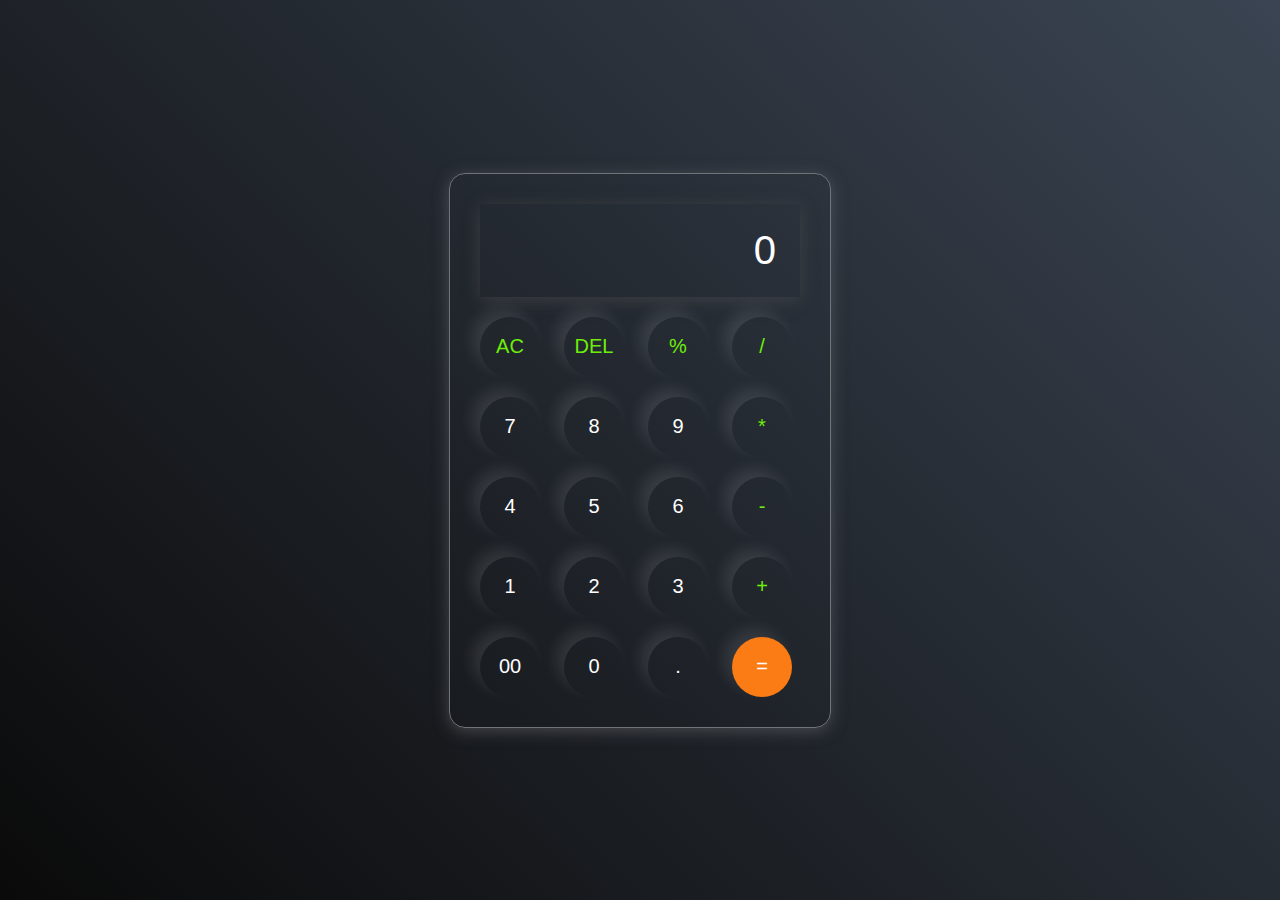
<file: Simple.html>
<!DOCTYPE html>
<html lang="en">
<head>
    <meta charset="UTF-8">
    <meta name="viewport" content="width=device-width, initial-scale=1.0">
    <title>Simple Calculator</title>
    <link rel="stylesheet" href="style.css">

</head>
<body>
    <div class="calculator">
        <input type="text" placeholder="0" id="inputBox">
        <div>
            <button class="ope">AC</button>
            <button class="ope">DEL</button>
            <button class="ope">%</button>
            <button class="ope">/</button>
        </div>
        <div>
            <button>7</button>
            <button>8</button>
            <button>9</button>
            <button class="ope">*</button>
        </div>
        <div>
            <button>4</button>
            <button>5</button>
            <button>6</button>
            <button class="ope">-</button>
        </div>
        <div>
            <button>1</button>
            <button>2</button>
            <button>3</button>
            <button class="ope">+</button>
        </div>
        <div>
            <button>00</button>
            <button>0</button>
            <button>.</button>
            <button class="eqlbtn">=</button>
        </div>
    </div>
    <script src="script.js"></script>
</body>
</html>
</file>
<file: style.css>
@import url('https://fonts.googleapis.com/css2?family=Poppins:ital,wght@0,100;0,200;0,300;0,400;0,500;0,600;0,700;0,800;0,900;1,100;1,200;1,300;1,400;1,500;1,600;1,700;1,800;1,900&display=swap');
*{
    margin: 0;
    padding: 0;
    box-sizing: border-box;
}
body{
    width: 100%;
    height: 100vh;
    display: flex;
    justify-content: center;
    align-items: center;
    background: linear-gradient(45deg, #0a0a0a, #3a4452);
}

.calculator{
    border:1px solid #717377;
    padding: 20px;
    border-radius: 16px;
    background-color: transparent;
    box-shadow: 0px 3px 16px rgba(113, 115, 119, 0.5);
}

input{
    width: 320px;
    border: none;
    padding: 24px;
    margin: 10px;
    background: transparent;
    box-shadow: 0px 3px 15px rgba(84, 84, 84, 0.5);
    font-size: 40px;
    text-align: right;
    cursor: pointer;
    color: #ffffff;
}

input::placeholder{
    color: #ffffff;
}

button{
    border: none;
    width: 60px;
    height: 60px;
    margin: 10px;
    border-radius: 50%;
    background: transparent;
    color: #ffffff;
    font-size: 20px;
    box-shadow: -8px -8px 15px rgba(255, 255, 255, 0.1);
    cursor: pointer;
    transition-property: scale;
    transition-duration: 0.3s;
}

button:hover{
    scale: 1.1;
    box-shadow: -8px -8px 15px rgba(144, 238, 144, 0.5);

}
.eqlbtn{
    background-color: #fb7c14;
}
.ope{
    color: #6dee0a;
    
}
</file>
